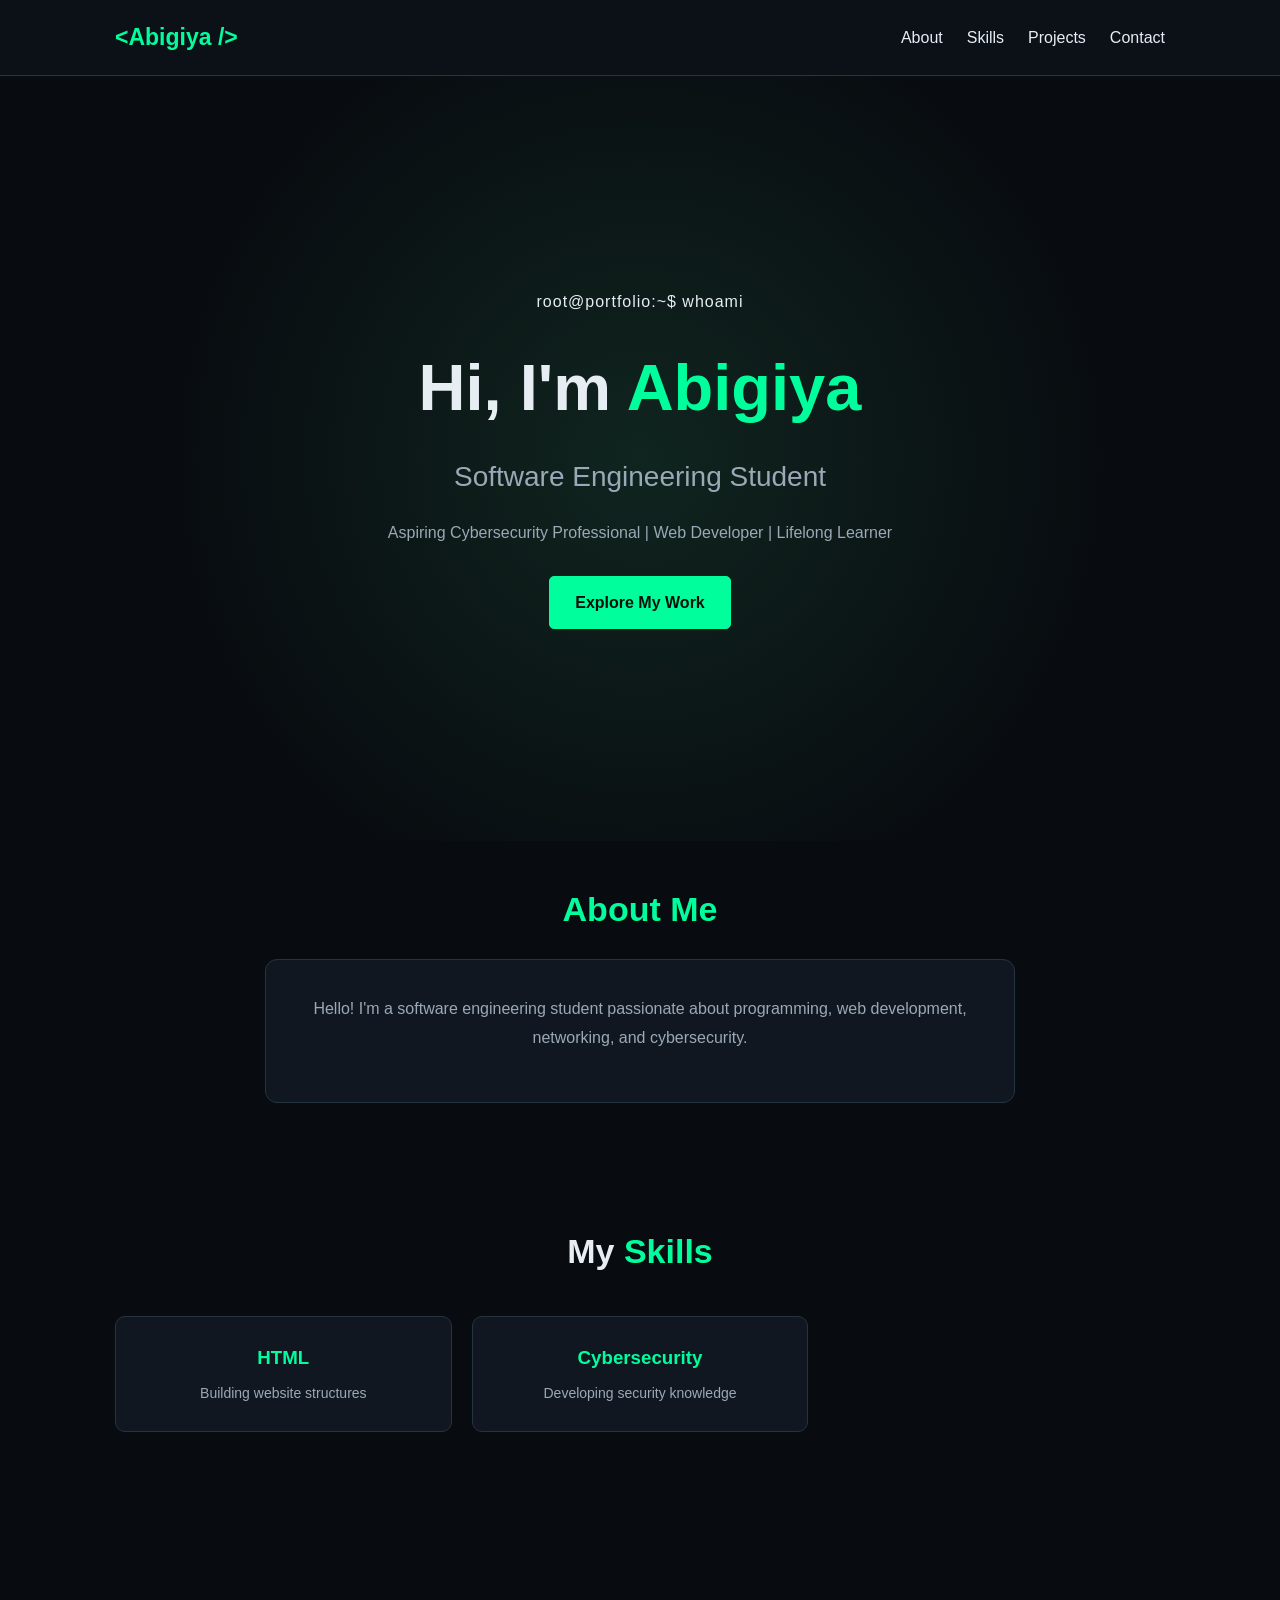
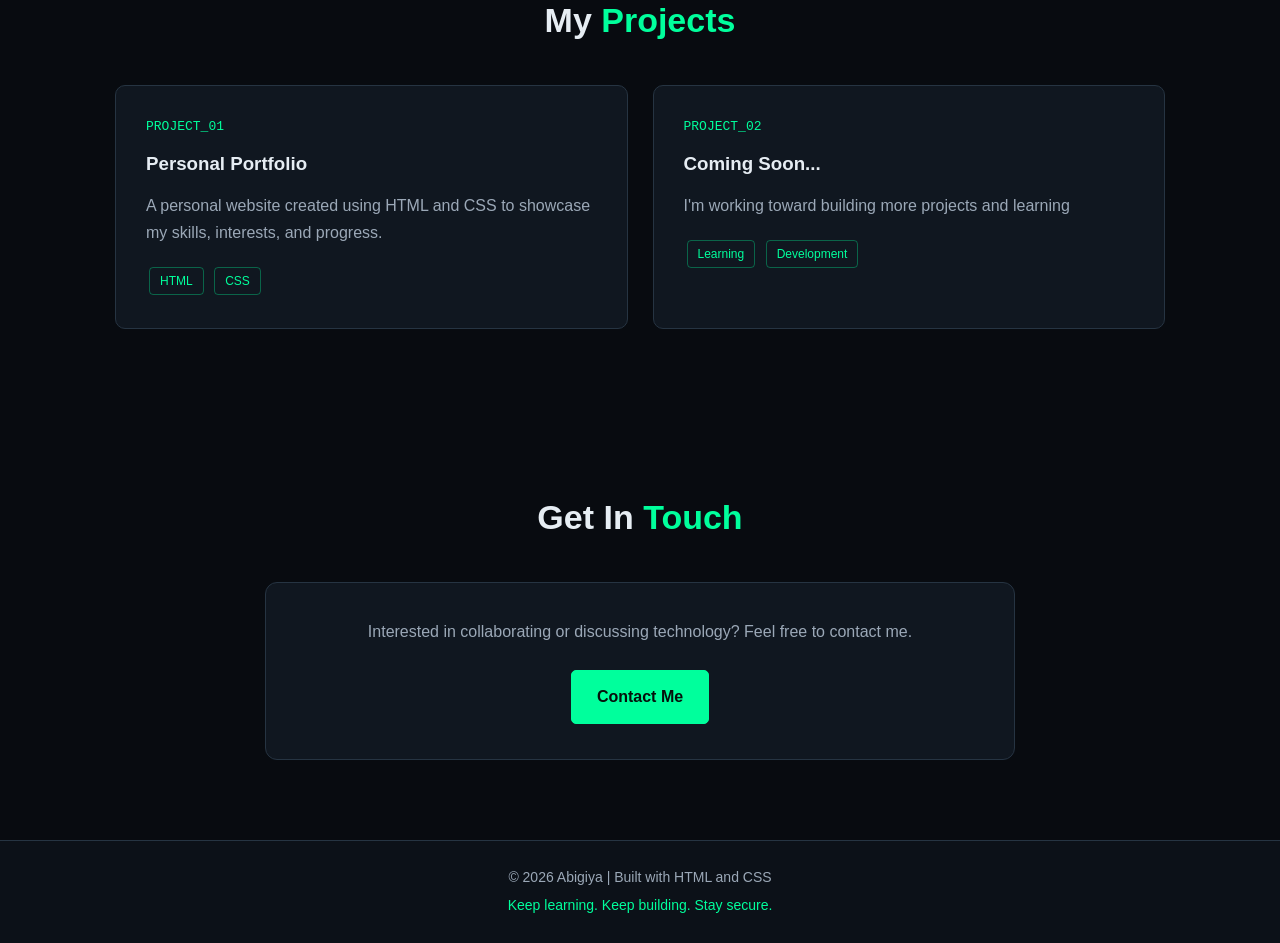
<file: index.html>
<!doctype html>
<html lang="en">
  <head>
    <meta charset="UTF-8" />
    <meta name="viewport" content="width=device-width, initial-scale=1.0" />

    <title>Abigiya | Software engineering student Portfolio</title>

    <!-- Connect the external CSS file -->
    <link rel="stylesheet" href="style.css" />
  </head>

  <body>
    <!-- Header and Navigation -->
    <header>
      <nav class="navbar">
        <a href="#" class="logo">&lt;Abigiya /&gt;</a>

        <ul class="nav-links">
          <li><a href="#about">About</a></li>
          <li><a href="#skills">Skills</a></li>
          <li><a href="#projects">Projects</a></li>
          <li><a href="#contact">Contact</a></li>
        </ul>
      </nav>
    </header>

    <!-- Hero Section -->
    <section class="hero">
      <p class="terminal-text">root@portfolio:~$ whoami</p>

      <h1>Hi, I'm <span>Abigiya</span></h1>

      <h2>Software Engineering Student</h2>

      <p class="hero-description">
        Aspiring Cybersecurity Professional | Web Developer | Lifelong Learner
      </p>

      <a href="#projects" class="btn">Explore My Work</a>
    </section>

    <!-- About Section -->
    <section id="about" class="section">
      <h2 class="section-title">About <span>Me</span></h2>

      <div class="card">
        <p>
          Hello! I'm a software engineering student passionate about
          programming, web development, networking, and cybersecurity.
        </p>
      </div>
    </section>

    <!-- Skills Section -->
    <section id="skills" class="section">
      <h2 class="section-title">My <span>Skills</span></h2>

      <div class="skills-container">
        <div class="skill-card">
          <h3>HTML</h3>
          <p>Building website structures</p>
        </div>

        <div class="skill-card">
          <h3>Cybersecurity</h3>
          <p>Developing security knowledge</p>
        </div>
      </div>
    </section>

    <!-- Projects Section -->
    <section id="projects" class="section">
      <h2 class="section-title">My <span>Projects</span></h2>

      <div class="projects-container">
        <div class="project-card">
          <p class="project-number">PROJECT_01</p>
          <h3>Personal Portfolio</h3>
          <p>
            A personal website created using HTML and CSS to showcase my skills,
            interests, and progress.
          </p>
          <span class="tag">HTML</span>
          <span class="tag">CSS</span>
        </div>

        <div class="project-card">
          <p class="project-number">PROJECT_02</p>
          <h3>Coming Soon...</h3>
          <p>I'm working toward building more projects and learning</p>
          <span class="tag">Learning</span>
          <span class="tag">Development</span>
        </div>
      </div>
    </section>

    <!-- Contact Section -->
    <section id="contact" class="section">
      <h2 class="section-title">Get In <span>Touch</span></h2>

      <div class="card">
        <p>
          Interested in collaborating or discussing technology? Feel free to
          contact me.
        </p>

        <a href="mailto:abigiyaell23@gmail.com" class="btn"> Contact Me </a>
      </div>
    </section>

    <!-- Footer -->
    <footer>
      <p>&copy; 2026 Abigiya | Built with HTML and CSS</p>
      <p class="footer-text">Keep learning. Keep building. Stay secure.</p>
    </footer>
  </body>
</html>
</file>
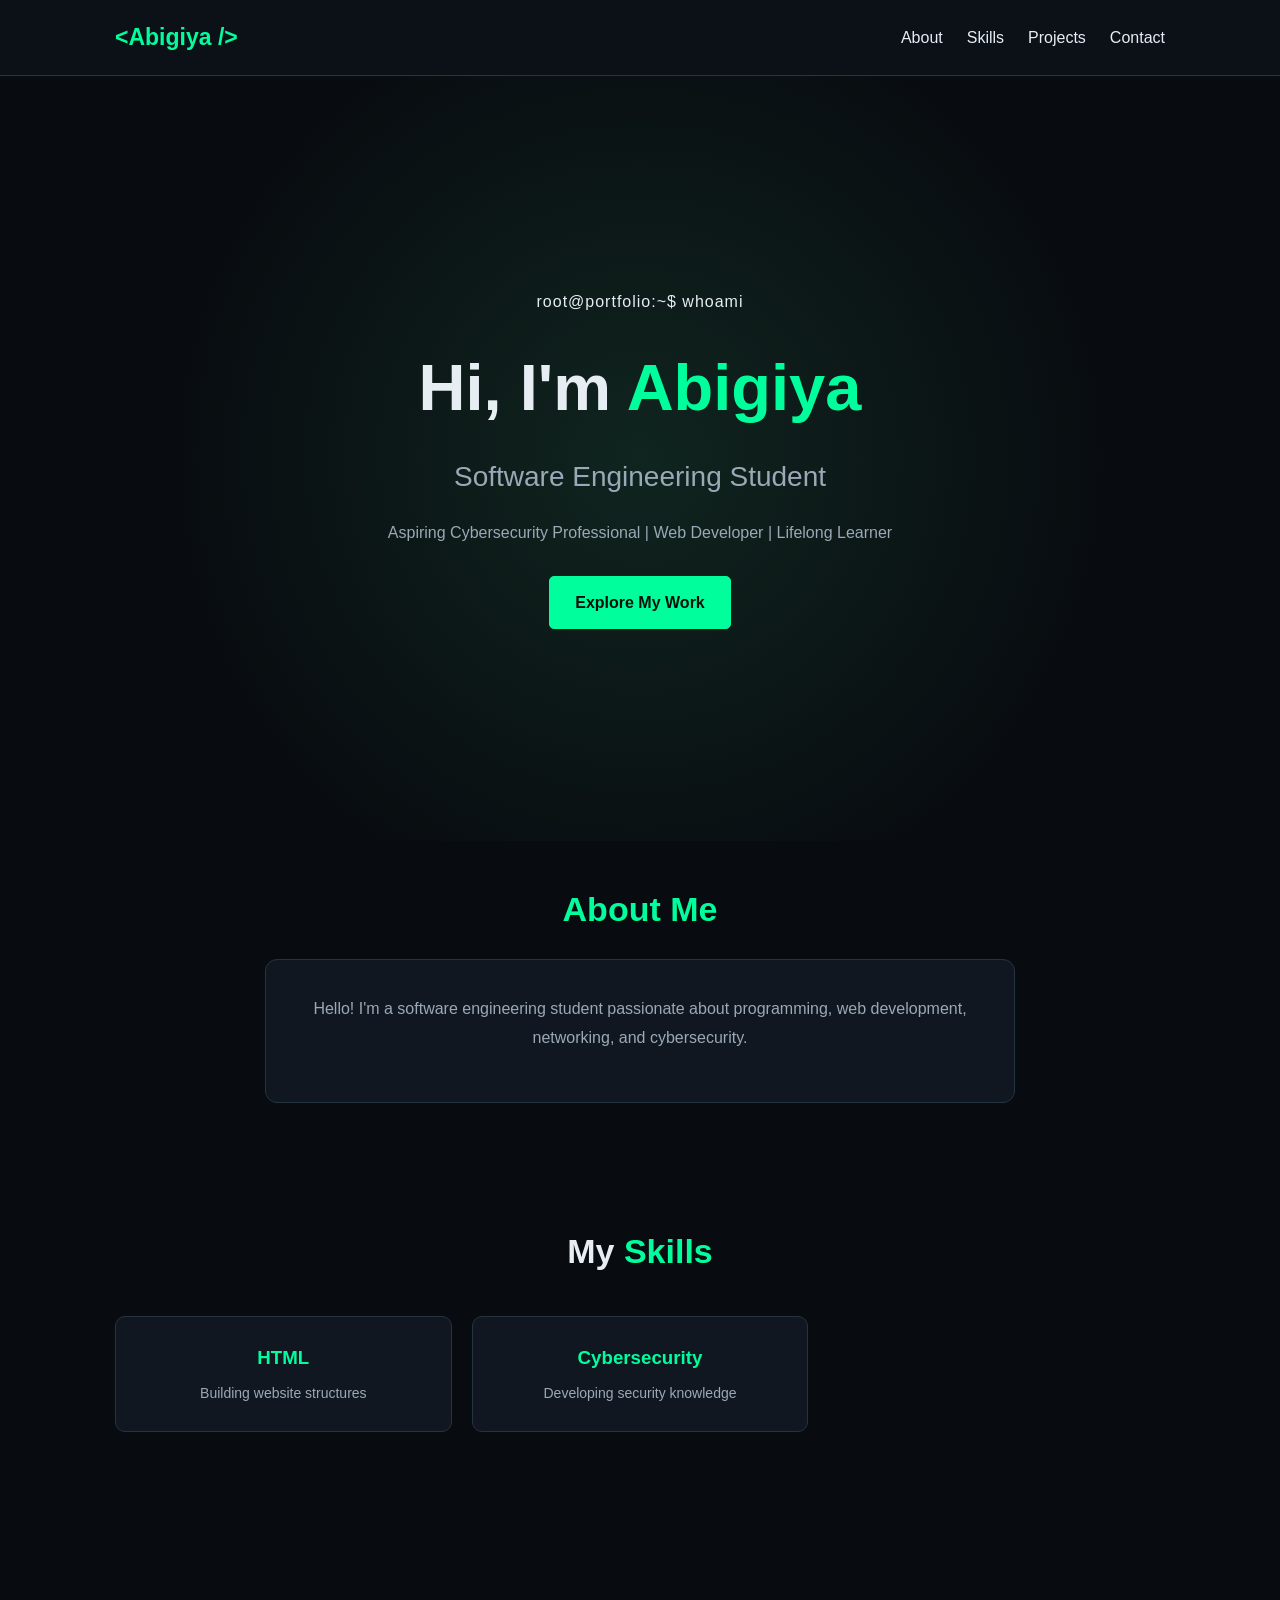
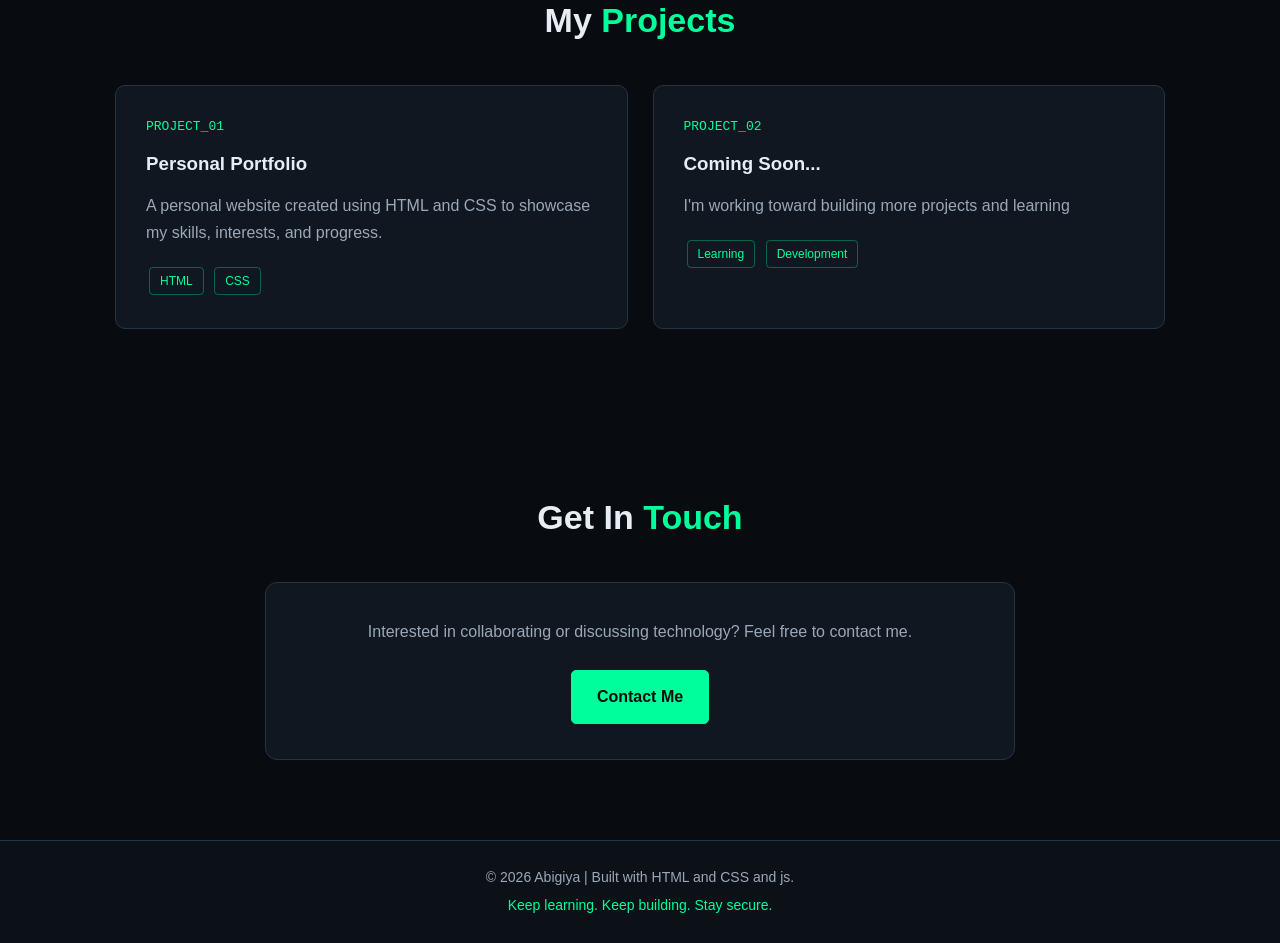
<file: index.html.html>
<!doctype html>
<html lang="en">
  <head>
    <meta charset="UTF-8" />
    <meta name="viewport" content="width=device-width, initial-scale=1.0" />

    <title>Software engineering student Portfolio</title>

    <!-- Connect the external CSS file -->
    <link rel="stylesheet" href="style.css" />
  </head>

  <body>
    <!-- Header and Navigation -->
    <header>
      <nav class="navbar">
        <a href="#" class="logo">&lt;Abigiya /&gt;</a>

        <ul class="nav-links">
          <li><a href="#about">About</a></li>
          <li><a href="#skills">Skills</a></li>
          <li><a href="#projects">Projects</a></li>
          <li><a href="#contact">Contact</a></li>
        </ul>
      </nav>
    </header>

    <!-- Hero Section -->
    <section class="hero">
      <p class="terminal-text">root@portfolio:~$ whoami</p>

      <h1>Hi, I'm <span>Abigiya</span></h1>

      <h2>Software Engineering Student</h2>

      <p class="hero-description">
        Aspiring Cybersecurity Professional | Web Developer | Lifelong Learner
      </p>

      <a href="#projects" class="btn">Explore My Work</a>
    </section>

    <!-- About Section -->
    <section id="about" class="section">
      <h2 class="section-title">About <span>Me</span></h2>

      <div class="card">
        <p>
          Hello! I'm a software engineering student passionate about
          programming, web development, networking, and cybersecurity.
        </p>
      </div>
    </section>

    <!-- Skills Section -->
    <section id="skills" class="section">
      <h2 class="section-title">My <span>Skills</span></h2>

      <div class="skills-container">
        <div class="skill-card">
          <h3>HTML</h3>
          <p>Building website structures</p>
        </div>

        <div class="skill-card">
          <h3>Cybersecurity</h3>
          <p>Developing security knowledge</p>
        </div>
      </div>
    </section>

    <!-- Projects Section -->
    <section id="projects" class="section">
      <h2 class="section-title">My <span>Projects</span></h2>

      <div class="projects-container">
        <div class="project-card">
          <p class="project-number">PROJECT_01</p>
          <h3>Personal Portfolio</h3>
          <p>
            A personal website created using HTML and CSS to showcase my skills,
            interests, and progress.
          </p>
          <span class="tag">HTML</span>
          <span class="tag">CSS</span>
        </div>

        <div class="project-card">
          <p class="project-number">PROJECT_02</p>
          <h3>Coming Soon...</h3>
          <p>I'm working toward building more projects and learning</p>
          <span class="tag">Learning</span>
          <span class="tag">Development</span>
        </div>
      </div>
    </section>

    <!-- Contact Section -->
    <section id="contact" class="section">
      <h2 class="section-title">Get In <span>Touch</span></h2>

      <div class="card">
        <p>
          Interested in collaborating or discussing technology? Feel free to
          contact me.
        </p>

        <a href="mailto:abigiyaell23@gmail.com" class="btn"> Contact Me </a>
      </div>
    </section>

    <!-- Footer -->
    <footer>
      <p>&copy; 2026 Abigiya | Built with HTML and CSS and js.</p>
      <p class="footer-text">Keep learning. Keep building. Stay secure.</p>
    </footer>
  </body>
</html>
</file>
<file: style.css>
/* ===== GENERAL STYLES ===== */

* {
    margin: 0;
    padding: 0;
    box-sizing: border-box;
    scroll-behavior: smooth;
}

:root {
    --background: #080b10;
    --surface: #101720;
    --accent: #00ff9c;
    --text: #e6edf3;
    --muted: #9ba8b7;
    --border: #263442;
}

body {
    font-family: Arial, sans-serif;
    background-color: var(--background);
    color: var(--text);
    line-height: 1.7;
}

/* ===== NAVIGATION ===== */

header {
    background-color: #0c1118;
    border-bottom: 1px solid var(--border);
    position: sticky;
    top: 0;
    z-index: 100;
}

.navbar {
    max-width: 1100px;
    margin: auto;
    padding: 18px 25px;
    display: flex;
    justify-content: space-between;
    align-items: center;
    gap: 20px;
}

.logo {
    color: var(--accent);
    font-size: 23px;
    font-weight: bold;
    text-decoration: none;
}

.nav-links {
    display: flex;
    gap: 24px;
    list-style: none;
}

.nav-links a {
    color: var(--text);
    text-decoration: none;
    transition: color 0.3s;
}

.nav-links a:hover {
    color: var(--accent);
}
.nav-links a:focus-visible,
.btn:focus-visible {
    outline: 2px solid var(--accent);
    outline-offset: 5px;
}
/* ===== HERO SECTION ===== */

.hero {
    min-height: 85vh;
    padding: 100px 20px;
    display: flex;
    flex-direction: column;
    justify-content: center;
    align-items: center;
    text-align: center;
    background:
        radial-gradient(
            circle at center,
            #10251f 0%,
            #080b10 65%
        );
}

.terminal-text {
    margin-bottom: 18px;
    letter-spacing: 1px;
}

.hero h1 {
    font-size: clamp(38px, 7vw, 65px);
    margin-bottom: 10px;
}

.hero h1 span,
.section-title span {
    color: var(--accent);
}

.hero h2 {
    font-size: clamp(20px, 4vw, 28px);
    color: var(--muted);
    font-weight: normal;
}

.hero-description {
    max-width: 600px;
    margin: 18px 0 30px;
    color: var(--muted);
}

/* ===== BUTTONS ===== */

.btn {
    display: inline-block;
    background-color: var(--accent);
    color: #06100b;
    padding: 12px 25px;
    border-radius: 5px;
    text-decoration: none;
    font-weight: bold;
    border: 1px solid var(--accent);
    transition: 0.3s;
}

.btn:hover {
    background-color: transparent;
    color: var(--accent);
    box-shadow: 0 0 18px #00ff9c30;
}

/* ===== GENERAL SECTIONS ===== */

.section {
    max-width: 1100px;
    margin: auto;
    padding: 80px 25px;
    text-align: center;
    scroll-margin-top: 80px;
}

.section-title {
    font-size: 34px;
    margin-bottom: 35px;
}

/* ===== ABOUT AND CONTACT CARDS ===== */

.card {
    max-width: 750px;
    margin: auto;
    padding: 35px;
    background-color: var(--surface);
    border: 1px solid var(--border);
    border-radius: 12px;
    color: var(--muted);
}

.card .btn {
    margin-top: 25px;
}

/* ===== SKILLS ===== */

.skills-container {
    display: grid;
    grid-template-columns: repeat(3, 1fr);
    gap: 20px;
}

.skill-card {
    padding: 25px 15px;
    background-color: var(--surface);
    border: 1px solid var(--border);
    border-radius: 10px;
    transition: 0.3s;
}

.skill-card:hover {
    border-color: var(--accent);
    transform: translateY(-5px);
}

.skill-card h3 {
    color: var(--accent);
    margin-bottom: 8px;
}

.skill-card p {
    color: var(--muted);
    font-size: 14px;
}

/* ===== PROJECTS ===== */

.projects-container {
    display: grid;
    grid-template-columns: repeat(2, 1fr);
    gap: 25px;
    text-align: left;
}

.project-card {
    padding: 30px;
    background-color: var(--surface);
    border: 1px solid var(--border);
    border-radius: 10px;
    transition: 0.3s;
}

.project-card:hover {
    border-color: var(--accent);
    transform: translateY(-5px);
}

.project-number {
    color: var(--accent);
    font-family: monospace;
    font-size: 13px;
    margin-bottom: 10px;
}

.project-card h3 {
    margin-bottom: 12px;
}

.project-card p:not(.project-number) {
    color: var(--muted);
    margin-bottom: 18px;
}

.tag {
    display: inline-block;
    color: var(--accent);
    border: 1px solid #00ff9c55;
    border-radius: 4px;
    padding: 3px 10px;
    font-size: 12px;
    margin: 3px;
}

/* ===== FOOTER ===== */

footer {
    text-align: center;
    padding: 25px 15px;
    background-color: #0c1118;
    border-top: 1px solid var(--border);
    color: var(--muted);
    font-size: 14px;
}

.footer-text {
    color: var(--accent);
    margin-top: 5px;
}

/* ===== RESPONSIVE DESIGN ===== */

@media (max-width: 700px) {
    .navbar {
        flex-direction: column;
    }

    .nav-links {
        justify-content: center;
        flex-wrap: wrap;
        gap: 12px 18px;
    }

    .hero {
        min-height: 70vh;
        padding: 75px 20px;
    }

    .skills-container {
        grid-template-columns: repeat(2, 1fr);
    }

    .projects-container {
        grid-template-columns: 1fr;
    }

    .section {
        padding: 60px 20px;
    }
}

@media (max-width: 400px) {
    .skills-container {
        grid-template-columns: 1fr;
    }

    .nav-links {
        gap: 10px;
    }

    .card {
        padding: 22px;
    }
}
/* Responsive design for smaller screens */
@media (max-width: 768px) {
  header {
    padding: 15px 5%;
  }

  nav {
    gap: 12px;
    flex-wrap: wrap;
  }

  section {
    padding: 40px 5%;
  }

  h1 {
    font-size: clamp(2rem, 8vw, 3rem);
  }
}

@media (max-width: 480px) {
  nav {
    justify-content: center;
  }

  p {
    line-height: 1.7;
  }
}

#about {
  padding: 40px 8%;
}

#about h2 {
  color: #00ff9c;
  margin-bottom: 20px;
}

#about p {
  line-height: 1.8;
  margin-bottom: 15px;
}

#about a {
  color: #4b4349;
  text-decoration: none;
  border-bottom: 1px solid #00ff9c;
  padding-bottom: 4px;
}

#about a:hover {
  color: #ffffff;
}
body.light-theme {
  --background: #f5f7fa;
  --surface: #ffffff;
  --accent: #008f5a;
  --text: #17212b;
  --muted: #5b6875;
  --border: #d5dde5;
}
</file>
